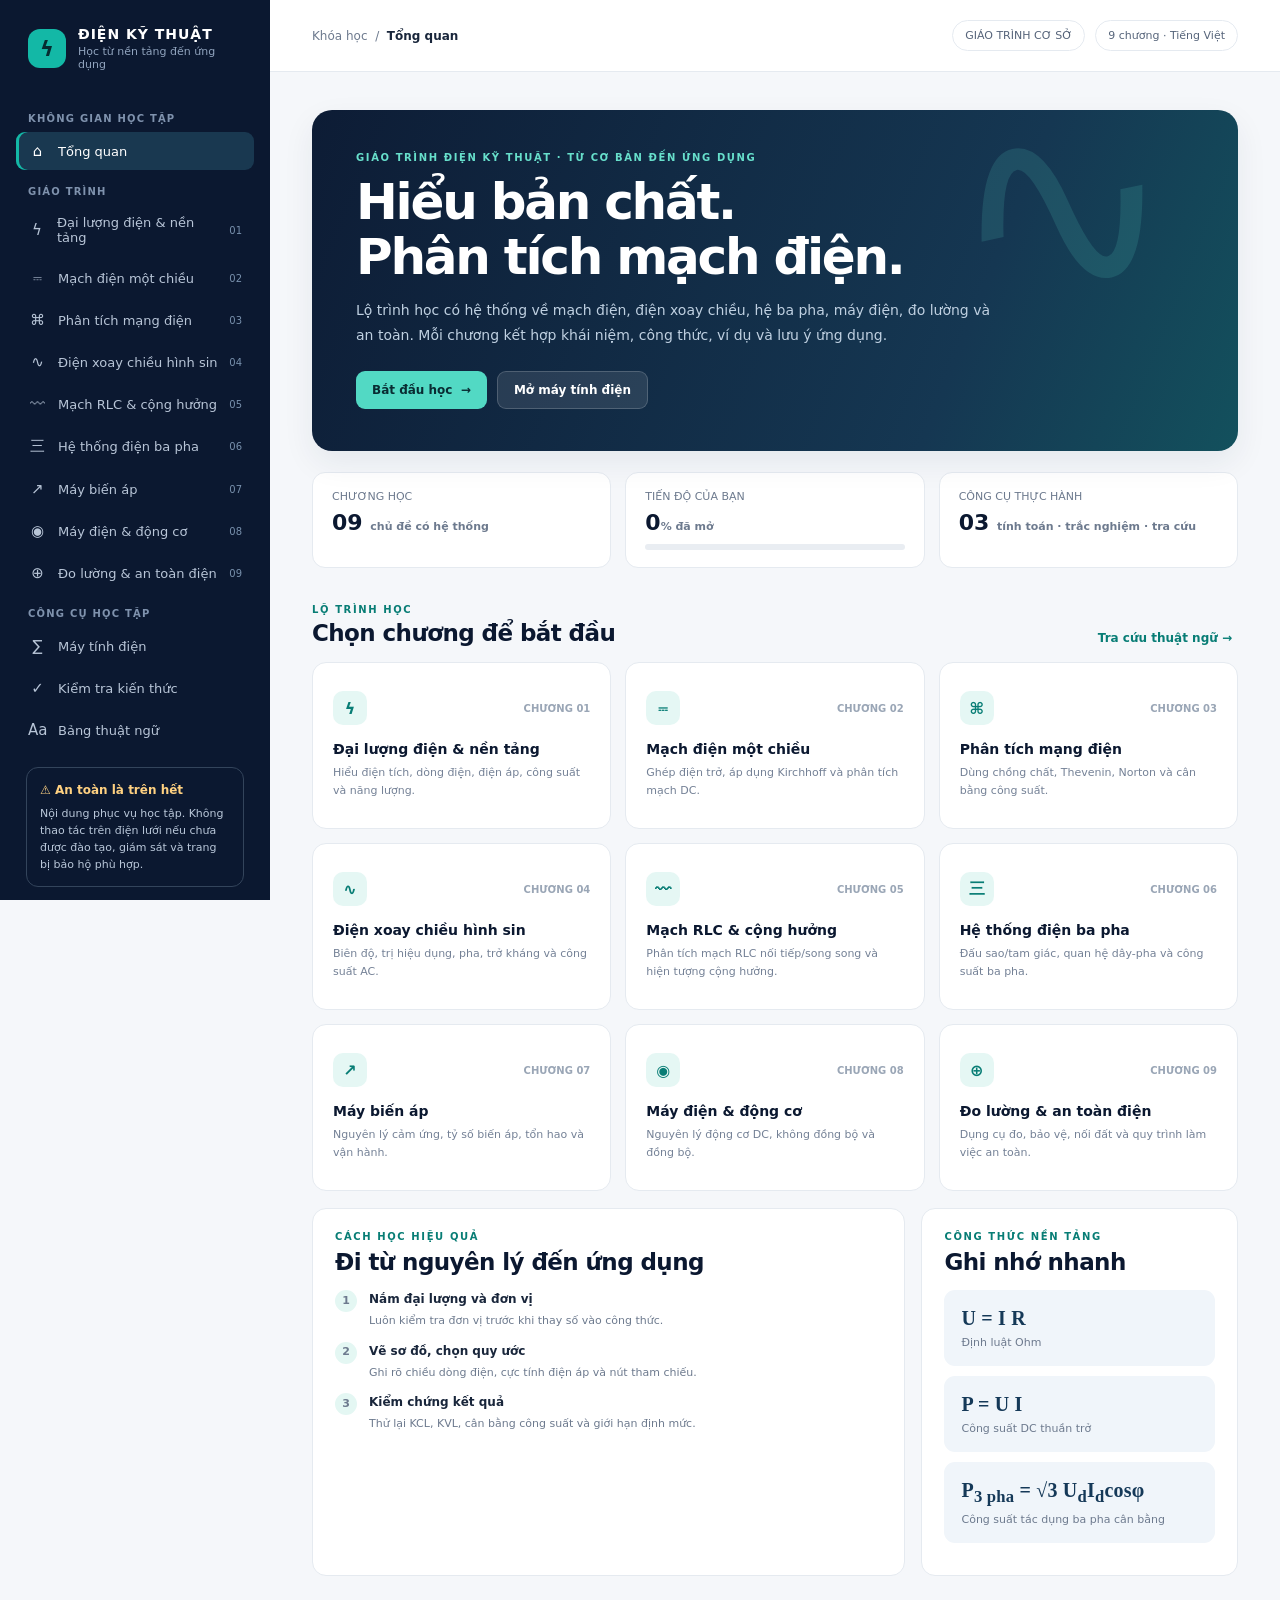
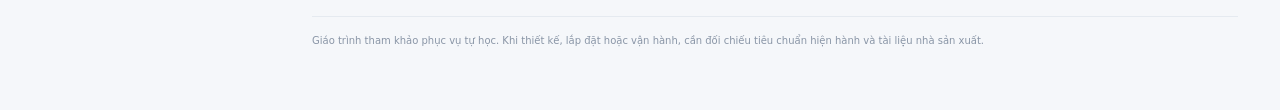
<file: index.html>
<!DOCTYPE html>
<html lang="vi">
<head>
  <meta charset="UTF-8">
  <meta name="viewport" content="width=device-width, initial-scale=1">
  <meta name="theme-color" content="#0b1830">
  <title>Điện Kỹ Thuật | Học từ nền tảng đến ứng dụng</title>
  <link rel="stylesheet" href="css/base.css">
  <link rel="stylesheet" href="css/components.css">
  <link rel="stylesheet" href="css/tools.css">
  <link rel="stylesheet" href="css/responsive.css">
</head>
<body>
  <div class="app">
    <aside class="sidebar" id="sidebar">
      <div class="brand">
        <div class="brand-mark">ϟ</div>
        <div><div class="brand-name">ĐIỆN KỸ THUẬT</div><div class="brand-sub">Học từ nền tảng đến ứng dụng</div></div>
      </div>
      <div class="nav-label">Không gian học tập</div>
      <ul class="nav-list" id="mainNav">
        <li><button class="nav-link" data-page="home"><span class="nav-icon">⌂</span>Tổng quan</button></li>
      </ul>
      <div class="nav-label">Giáo trình</div>
      <ul class="nav-list" id="chapterNav"></ul>
      <div class="nav-label">Công cụ học tập</div>
      <ul class="nav-list">
        <li><button class="nav-link" data-page="calculator"><span class="nav-icon">∑</span>Máy tính điện</button></li>
        <li><button class="nav-link" data-page="quiz"><span class="nav-icon">✓</span>Kiểm tra kiến thức</button></li>
        <li><button class="nav-link" data-page="glossary"><span class="nav-icon">Aa</span>Bảng thuật ngữ</button></li>
      </ul>
      <div class="sidebar-bottom">
        <div class="safety-note"><strong>⚠ An toàn là trên hết</strong>Nội dung phục vụ học tập. Không thao tác trên điện lưới nếu chưa được đào tạo, giám sát và trang bị bảo hộ phù hợp.</div>
      </div>
    </aside>
    <main class="main">
      <header class="topbar">
        <div class="crumb-wrap"><button class="menu-button" id="menuButton" aria-label="Mở menu">☰</button><div class="crumb">Khóa học&nbsp; / &nbsp;<strong id="crumbTitle">Tổng quan</strong></div></div>
        <div class="top-actions"><span class="top-pill">GIÁO TRÌNH CƠ SỞ</span><span class="top-pill">9 chương · Tiếng Việt</span></div>
      </header>
      <div class="content" id="content" aria-live="polite"></div>
    </main>
  </div>

  <script src="js/app.js" defer></script>
</body>
</html>
</file>
<file: css/base.css>
:root {
  color-scheme: light;
  --navy: #0b1830;
  --navy-2: #132541;
  --ink: #19263b;
  --muted: #6d7a8e;
  --line: #e5eaf0;
  --paper: #f5f7fa;
  --white: #fff;
  --teal: #13b8a6;
  --teal-dark: #087d75;
  --amber: #ffbd59;
  --red: #d04b4b;
  --shadow: 0 12px 32px rgba(20, 39, 68, .07);
  font-family: Inter, ui-sans-serif, system-ui, -apple-system, BlinkMacSystemFont, "Segoe UI", sans-serif;
}

* { box-sizing: border-box; }
body { margin: 0; background: var(--paper); color: var(--ink); }
button, input, select { font: inherit; }
button { cursor: pointer; }
.app { min-height: 100vh; }

.sidebar {
  background: var(--navy); color: #dce6f5; width: 270px; position: fixed;
  inset: 0 auto 0 0; display: flex; flex-direction: column; z-index: 10;
  padding: 24px 16px 18px; overflow-y: auto;
}
.brand { display: flex; align-items: center; gap: 12px; padding: 2px 12px 26px; }
.brand-mark { width: 39px; height: 39px; display: grid; place-items: center; border-radius: 12px; background: var(--teal); color: #062d31; font-size: 21px; font-weight: 900; }
.brand-name { font-size: 14px; font-weight: 800; letter-spacing: .07em; color: white; }
.brand-sub { color: #91a4be; font-size: 11px; margin-top: 3px; }
.nav-label { padding: 16px 12px 8px; color: #7f92ad; font-weight: 800; letter-spacing: .12em; font-size: 10px; text-transform: uppercase; }
.nav-list { list-style: none; padding: 0; margin: 0; display: grid; gap: 4px; }
.nav-link {
  width: 100%; display: flex; align-items: center; gap: 11px; border: 0; background: transparent;
  color: #b8c5d7; text-align: left; border-radius: 9px; padding: 10px 12px; font-size: 13px;
  transition: background .18s, color .18s;
}
.nav-link:hover { background: #172a46; color: white; }
.nav-link.active { color: white; background: #193850; box-shadow: inset 3px 0 var(--teal); }
.nav-icon { width: 19px; text-align: center; font-size: 15px; }
.nav-number { color: #7890ac; font-size: 10px; font-variant-numeric: tabular-nums; margin-left: auto; }
.sidebar-bottom { margin-top: auto; padding: 18px 10px 0; }
.safety-note { border: 1px solid #33445b; border-radius: 12px; padding: 13px; color: #b9c7d9; font-size: 11px; line-height: 1.55; }
.safety-note strong { display: block; color: #ffd181; margin-bottom: 5px; font-size: 12px; }

.main { margin-left: 270px; min-height: 100vh; }
.topbar { height: 72px; background: rgba(255,255,255,.92); border-bottom: 1px solid var(--line); display: flex; align-items: center; justify-content: space-between; padding: 0 42px; position: sticky; top: 0; z-index: 5; backdrop-filter: blur(12px); }
.crumb { font-size: 12px; color: var(--muted); }
.crumb strong { color: var(--ink); font-weight: 700; }
.top-actions { display: flex; align-items: center; gap: 10px; }
.top-pill { border: 1px solid var(--line); border-radius: 99px; padding: 8px 12px; color: #56647a; font-size: 11px; background: white; }
.menu-button { display: none; border: 0; background: transparent; font-size: 22px; color: var(--ink); }
.content { max-width: 1250px; padding: 38px 42px 64px; margin: 0 auto; }
</file>
<file: css/components.css>
.eyebrow { color: var(--teal-dark); text-transform: uppercase; letter-spacing: .16em; font-size: 10px; font-weight: 900; }
h1 { letter-spacing: -.045em; font-size: clamp(30px, 4vw, 48px); line-height: 1.09; margin: 12px 0 13px; color: var(--navy); }
h2 { font-size: 23px; letter-spacing: -.025em; margin: 0 0 15px; color: var(--navy); }
h3 { font-size: 16px; margin: 24px 0 10px; color: var(--navy); }
p { color: #56647a; line-height: 1.75; font-size: 14px; }
.lead { max-width: 700px; margin: 0; font-size: 15px; line-height: 1.8; color: #67758a; }

.hero { position: relative; overflow: hidden; padding: 42px 44px; border-radius: 20px; color: white; background: linear-gradient(112deg, #0d1c35 0%, #153752 70%, #116a68 130%); box-shadow: var(--shadow); }
.hero:after { content: "∿"; position: absolute; right: 7%; top: -63px; color: rgba(103, 238, 216, .13); font-size: 270px; font-weight: 200; transform: rotate(-12deg); }
.hero .eyebrow { color: #67dfcb; }
.hero h1 { color: white; max-width: 650px; font-size: clamp(34px, 4vw, 50px); }
.hero p { max-width: 640px; color: #bfd0e1; }
.hero-actions { display: flex; gap: 10px; flex-wrap: wrap; margin-top: 24px; position: relative; z-index: 1; }
.button { border: 0; border-radius: 9px; padding: 11px 16px; font-size: 12px; font-weight: 800; }
.button.primary { color: #092b32; background: #52d9c4; }
.button.primary:hover { background: #77e5d3; }
.button.secondary { color: white; background: rgba(255,255,255,.1); border: 1px solid rgba(255,255,255,.18); }

.stats { display: grid; grid-template-columns: repeat(3,1fr); gap: 14px; margin: 21px 0 36px; }
.stat { background: white; border: 1px solid var(--line); border-radius: 13px; padding: 17px 19px; }
.stat-label { color: var(--muted); font-size: 11px; }
.stat-value { font-size: 22px; font-weight: 850; color: var(--navy); margin-top: 7px; }
.stat-value span { font-size: 11px; font-weight: 600; color: var(--muted); }
.section-heading { display: flex; align-items: end; justify-content: space-between; margin: 34px 0 16px; }
.section-heading h2 { margin: 5px 0 0; }
.text-button { border: 0; background: transparent; color: var(--teal-dark); font-weight: 800; font-size: 12px; }
.course-grid { display: grid; grid-template-columns: repeat(3, minmax(0,1fr)); gap: 14px; }
.course-card { border: 1px solid var(--line); border-radius: 14px; background: white; text-align: left; padding: 20px; min-height: 167px; transition: transform .18s, box-shadow .18s, border .18s; }
.course-card:hover { transform: translateY(-3px); box-shadow: var(--shadow); border-color: #a6dcd4; }
.course-top { display: flex; align-items: center; justify-content: space-between; margin-bottom: 16px; }
.course-icon { width: 34px; height: 34px; border-radius: 10px; display: grid; place-items: center; background: #e5f7f4; color: #087d75; font-weight: 900; }
.course-index { color: #9aa6b6; font-size: 10px; font-weight: 800; }
.course-title { font-size: 14px; font-weight: 850; color: var(--navy); }
.course-desc { color: #748196; font-size: 11px; line-height: 1.6; margin-top: 7px; }
.card { background: white; border: 1px solid var(--line); border-radius: 14px; padding: 22px; }
.two-col { display: grid; grid-template-columns: minmax(0,1.5fr) minmax(240px,.8fr); gap: 16px; margin-top: 17px; }
.learning-list { display: grid; gap: 12px; }
.learning-item { display: flex; gap: 12px; align-items: flex-start; }
.check { border-radius: 50%; width: 22px; height: 22px; flex: 0 0 auto; display: grid; place-items: center; color: #087d75; background: #e4f7f3; font-size: 11px; font-weight: 900; }
.learning-item strong { display: block; font-size: 12px; color: var(--ink); margin: 2px 0 3px; }
.learning-item span { color: var(--muted); font-size: 11px; line-height: 1.5; }
.formula-box { padding: 17px; border-radius: 11px; background: #f0f5fa; margin: 10px 0; }
.formula { font-family: "Cambria Math", Georgia, serif; color: #153958; font-size: 20px; font-weight: 700; letter-spacing: .01em; }
.formula-caption { font-size: 11px; color: var(--muted); margin-top: 6px; }

.article-head { display: flex; align-items: flex-start; justify-content: space-between; gap: 20px; margin-bottom: 25px; }
.article-head h1 { max-width: 780px; }
.lesson-tag { background: #e4f7f3; color: #087d75; border-radius: 99px; padding: 8px 12px; font-size: 10px; white-space: nowrap; font-weight: 850; margin-top: 12px; }
.lesson-layout { display: grid; grid-template-columns: minmax(0,1fr) 245px; gap: 18px; align-items: start; }
.lesson-body { background: white; border: 1px solid var(--line); border-radius: 15px; padding: clamp(20px,4vw,36px); }
.lesson-body h2 { margin-top: 27px; font-size: 20px; }
.lesson-body h2:first-child { margin-top: 0; }
.lesson-body h3 { margin-top: 23px; }
.lesson-body ul, .lesson-body ol { padding-left: 22px; color: #56647a; font-size: 13px; line-height: 1.8; }
.lesson-body li { padding-left: 3px; margin: 4px 0; }
.lesson-body table { width: 100%; border-collapse: collapse; font-size: 12px; margin: 15px 0 20px; }
.lesson-body th { text-align: left; background: #f1f5f8; color: #44536a; }
.lesson-body th, .lesson-body td { border: 1px solid var(--line); padding: 10px 11px; vertical-align: top; }
.lesson-body td { color: #5a677b; line-height: 1.55; }
.callout { border-left: 3px solid var(--teal); background: #f0faf8; border-radius: 0 9px 9px 0; padding: 13px 16px; margin: 17px 0; color: #385c60; font-size: 12px; line-height: 1.7; }
.callout.warning { border-color: #f0a935; background: #fff8e9; color: #715a2c; }
.callout strong { color: #163c44; }
.toc { background: white; border: 1px solid var(--line); border-radius: 14px; padding: 18px; position: sticky; top: 91px; }
.toc h3 { margin: 0 0 12px; font-size: 12px; }
.toc a { display: block; padding: 7px 0; border-bottom: 1px solid #f0f2f5; color: #69778c; text-decoration: none; font-size: 11px; }
.toc a:hover { color: var(--teal-dark); }
.lesson-footer { display: flex; justify-content: space-between; gap: 10px; margin-top: 18px; }
.lesson-footer .button { background: white; border: 1px solid var(--line); color: #43536a; }
.lesson-footer .button:hover { border-color: var(--teal); color: var(--teal-dark); }
footer { border-top: 1px solid var(--line); margin-top: 40px; padding-top: 18px; font-size: 10px; color: #8995a6; }
</file>
<file: css/tools.css>
.tool-grid { display: grid; grid-template-columns: repeat(2,minmax(0,1fr)); gap: 17px; }
.tool-card h2 { font-size: 18px; }
.field { display: grid; gap: 6px; margin: 12px 0; }
.field label { color: #59677c; font-size: 11px; font-weight: 750; }
.field input, .field select { width: 100%; border: 1px solid #dbe2ea; border-radius: 8px; padding: 10px 11px; outline: 0; background: #fff; color: var(--ink); font-size: 13px; }
.field input:focus, .field select:focus { border-color: var(--teal); box-shadow: 0 0 0 3px rgba(19,184,166,.12); }
.result { min-height: 68px; background: #eef8f6; border-radius: 10px; padding: 13px; color: #446069; font-size: 12px; line-height: 1.6; margin-top: 15px; }
.result strong { display: block; color: #087d75; font-size: 19px; }

.quiz-question { border-top: 1px solid var(--line); padding: 17px 0; }
.quiz-question:first-of-type { border-top: 0; }
.quiz-question h3 { margin: 0 0 10px; font-size: 13px; }
.quiz-option { display: flex; gap: 8px; align-items: flex-start; margin: 8px 0; color: #5c687b; font-size: 12px; line-height: 1.5; }
.quiz-feedback { font-size: 11px; margin-top: 7px; min-height: 15px; }

.glossary { display: grid; grid-template-columns: repeat(2,minmax(0,1fr)); gap: 10px; }
.term { border: 1px solid var(--line); border-radius: 10px; background: white; padding: 14px; }
.term strong { color: #17334e; font-size: 13px; }
.term p { margin: 5px 0 0; font-size: 11px; line-height: 1.6; }
.search { width: 100%; border: 1px solid #dbe2ea; background: white; border-radius: 9px; padding: 12px 14px; margin: 4px 0 16px; outline: 0; }
.search:focus { border-color: var(--teal); }
.progress-track { height: 6px; border-radius: 8px; background: #e9edf2; overflow: hidden; margin-top: 9px; }
.progress-track span { display: block; height: 100%; background: var(--teal); border-radius: inherit; transition: width .25s; }
.empty { background: white; border: 1px dashed #cbd4df; border-radius: 12px; padding: 24px; text-align: center; color: var(--muted); }
</file>
<file: css/responsive.css>
@media (max-width: 1050px) {
  .sidebar { width: 235px; }
  .main { margin-left: 235px; }
  .content { padding-left: 28px; padding-right: 28px; }
  .course-grid { grid-template-columns: repeat(2,minmax(0,1fr)); }
  .lesson-layout { grid-template-columns: minmax(0,1fr) 205px; }
}

@media (max-width: 760px) {
  .sidebar { transform: translateX(-100%); transition: transform .22s; box-shadow: 12px 0 30px rgba(0,0,0,.18); }
  .sidebar.open { transform: translateX(0); }
  .main { margin-left: 0; }
  .topbar { height: 60px; padding: 0 17px; }
  .menu-button { display: inline-block; margin-right: 9px; }
  .crumb-wrap { display: flex; align-items: center; }
  .top-pill { display: none; }
  .content { padding: 24px 16px 46px; }
  .hero { padding: 31px 23px; }
  .hero:after { right: -13%; opacity: .6; }
  .stats { gap: 8px; }
  .stat { padding: 13px 10px; }
  .stat-value { font-size: 17px; }
  .stat-label { font-size: 9px; }
  .course-grid { grid-template-columns: 1fr; }
  .course-card { min-height: unset; }
  .two-col, .tool-grid { grid-template-columns: 1fr; }
  .lesson-layout { grid-template-columns: 1fr; }
  .toc { position: static; order: -1; }
  .toc a { display: inline-block; margin-right: 10px; border: 0; }
  .article-head { display: block; }
  .lesson-tag { display: inline-block; }
  .lesson-body table { display: block; overflow-x: auto; white-space: normal; }
  .glossary { grid-template-columns: 1fr; }
}
</file>
